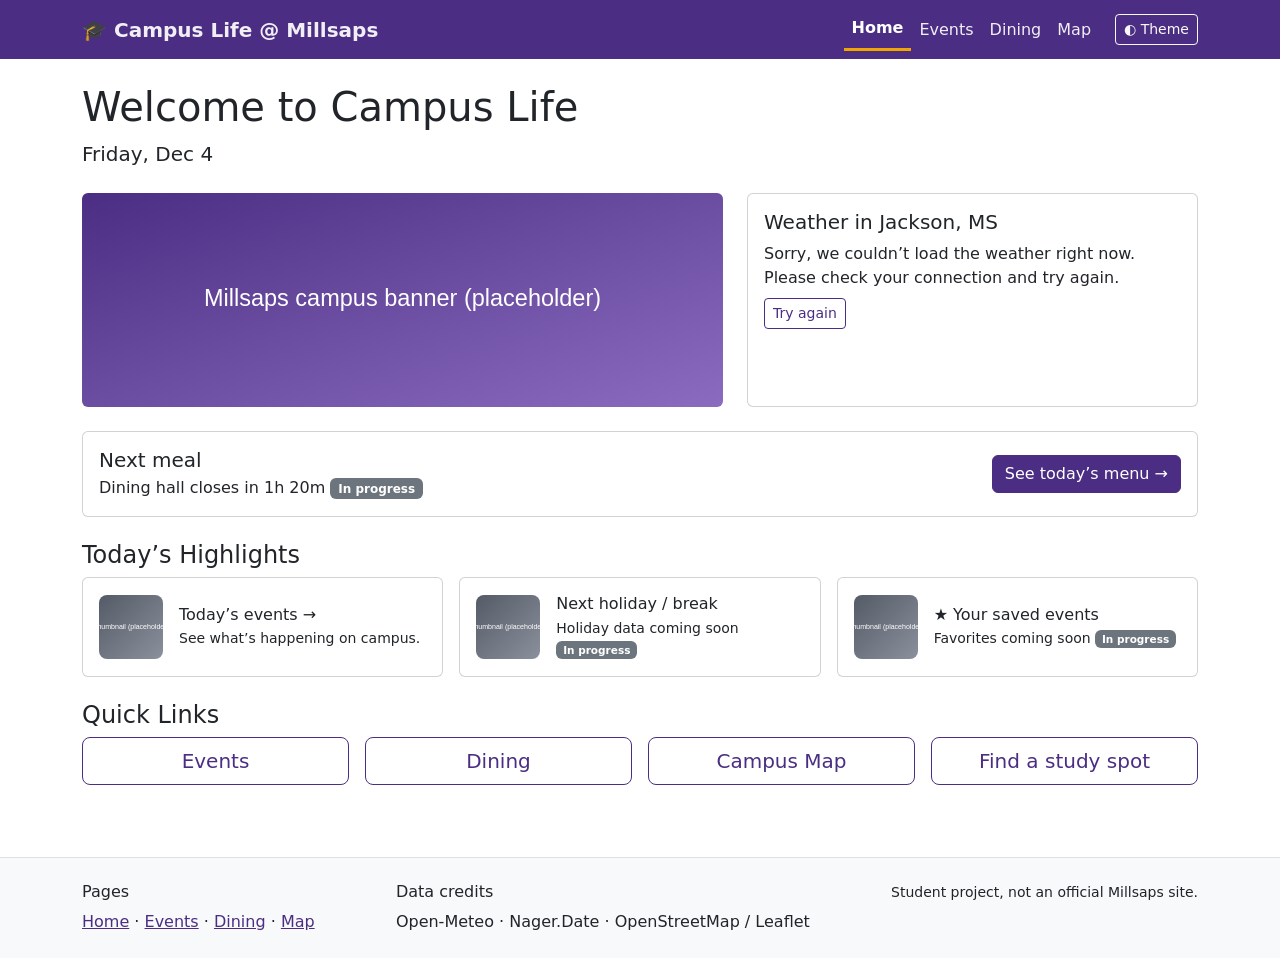
<file: index.html>
<!DOCTYPE html>
<html lang="en">
<head>
  <meta charset="UTF-8">
  <meta name="viewport" content="width=device-width, initial-scale=1">
  <title>Home | Campus Life @ Millsaps</title>
  <meta name="description" content="Campus Life Super App for Millsaps College: weather, events, dining and a campus map.">

  <!-- Inline emoji favicon (avoids a 404 for /favicon.ico on GitHub Pages) -->
  <link rel="icon" href="data:image/svg+xml,%3Csvg xmlns='http://www.w3.org/2000/svg' viewBox='0 0 100 100'%3E%3Ctext y='.9em' font-size='90'%3E%F0%9F%8E%93%3C/text%3E%3C/svg%3E">

  <!-- Bootstrap 5 CSS via CDN. Must load BEFORE our own stylesheet so our rules can override it. -->
  <link rel="stylesheet" href="https://cdn.jsdelivr.net/npm/bootstrap@5.3.3/dist/css/bootstrap.min.css"
        integrity="sha384-QWTKZyjpPEjISv5WaRU9OFeRpok6YctnYmDr5pNlyT2bRjXh0JMhjY6hW+ALEwIH" crossorigin="anonymous">
  <!-- Custom styles (relative path so it works on GitHub Pages) -->
  <link rel="stylesheet" href="css/style.css">
</head>
<body>
  <!-- Skip link: lets keyboard users jump past the nav -->
  <a class="visually-hidden-focusable skip-link" href="#main-content">Skip to main content</a>

  <!-- ===== HEADER + NAV (identical on every page; the current page gets "active") ===== -->
  <header class="site-header">
    <nav class="navbar navbar-expand-md" aria-label="Main navigation">
      <div class="container">
        <a class="navbar-brand" href="index.html">&#127891; Campus Life @ Millsaps</a>
        <!-- Hamburger button: collapses the nav below 768px (Bootstrap collapse) -->
        <button class="navbar-toggler" type="button" data-bs-toggle="collapse"
                data-bs-target="#navMenu" aria-controls="navMenu" aria-expanded="false"
                aria-label="Toggle navigation menu">
          <span class="navbar-toggler-icon"></span>
        </button>
        <div class="collapse navbar-collapse" id="navMenu">
          <ul class="navbar-nav ms-auto mb-2 mb-md-0 align-items-md-center">
            <li class="nav-item">
              <a class="nav-link active" href="index.html" aria-current="page">Home</a>
            </li>
            <li class="nav-item">
              <a class="nav-link" href="events.html">Events</a>
            </li>
            <li class="nav-item">
              <a class="nav-link" href="dining.html">Dining</a>
            </li>
            <li class="nav-item">
              <a class="nav-link" href="map.html">Map</a>
            </li>
            <li class="nav-item ms-md-3">
              <!-- Dark/light theme toggle; behavior added in js/script.js -->
              <button id="themeToggle" type="button" class="btn btn-outline-light btn-sm" aria-pressed="false">
                &#9680; Theme
              </button>
            </li>
          </ul>
        </div>
      </div>
    </nav>
  </header>

  <!-- ===== MAIN CONTENT ===== -->
  <main id="main-content" class="container py-4">
    <!-- Greeting + date (date filled in by JS in a later checkpoint) -->
    <section class="mb-4" aria-labelledby="greeting">
      <h1 id="greeting">Welcome to Campus Life</h1>
      <p class="lead mb-0" id="todayDate">Today at Millsaps College</p>
    </section>

    <!-- Banner + weather side by side on desktop (see wireframe sheet 2) -->
    <div class="row g-4 mb-4">
      <div class="col-lg-7">
        <img src="images/campus-banner.svg" class="img-fluid rounded banner-img"
             alt="Placeholder banner for a photo of the Millsaps College campus" width="1200" height="400">
      </div>
      <div class="col-lg-5">
        <!-- Weather widget: JS (Open-Meteo API) replaces this loading message -->
        <section class="card h-100" aria-labelledby="weather-heading">
          <div class="card-body">
            <h2 id="weather-heading" class="h5">Weather in Jackson, MS</h2>
            <div id="weather" aria-live="polite">
              <p class="text-muted mb-0">Loading weather&hellip;</p>
            </div>
          </div>
        </section>
      </div>
    </div>

    <!-- Next-meal countdown (placeholder text; live countdown is In progress) -->
    <section class="card mb-4 countdown-card" aria-labelledby="meal-heading">
      <div class="card-body d-flex flex-wrap align-items-center justify-content-between gap-3">
        <div>
          <h2 id="meal-heading" class="h5 mb-1">Next meal</h2>
          <p class="mb-0" id="mealCountdown">Dining hall closes in 1h 20m <span class="badge text-bg-secondary">In progress</span></p>
        </div>
        <a class="btn btn-primary" href="dining.html">See today&rsquo;s menu &rarr;</a>
      </div>
    </section>

    <!-- Today's highlights: three cards, each links to events.html -->
    <section class="mb-4" aria-labelledby="highlights-heading">
      <h2 id="highlights-heading" class="h4">Today&rsquo;s Highlights</h2>
      <div class="row g-3">
        <div class="col-md-6 col-lg-4">
          <a class="card highlight-card h-100 text-decoration-none" href="events.html">
            <div class="card-body d-flex gap-3 align-items-center">
              <img src="images/thumb.svg" class="highlight-thumb" alt="" width="64" height="64">
              <div><h3 class="h6 mb-1">Today&rsquo;s events &rarr;</h3><p class="mb-0 small">See what&rsquo;s happening on campus.</p></div>
            </div>
          </a>
        </div>
        <div class="col-md-6 col-lg-4">
          <a class="card highlight-card h-100 text-decoration-none" href="events.html">
            <div class="card-body d-flex gap-3 align-items-center">
              <img src="images/thumb.svg" class="highlight-thumb" alt="" width="64" height="64">
              <div><h3 class="h6 mb-1">Next holiday / break</h3><p class="mb-0 small">Holiday data coming soon <span class="badge text-bg-secondary">In progress</span></p></div>
            </div>
          </a>
        </div>
        <div class="col-md-6 col-lg-4">
          <a class="card highlight-card h-100 text-decoration-none" href="events.html">
            <div class="card-body d-flex gap-3 align-items-center">
              <img src="images/thumb.svg" class="highlight-thumb" alt="" width="64" height="64">
              <div><h3 class="h6 mb-1">&#9733; Your saved events</h3><p class="mb-0 small">Favorites coming soon <span class="badge text-bg-secondary">In progress</span></p></div>
            </div>
          </a>
        </div>
      </div>
    </section>

    <!-- Quick links: large buttons (2x2 grid on phones) -->
    <section aria-labelledby="quick-heading">
      <h2 id="quick-heading" class="h4">Quick Links</h2>
      <div class="quick-links">
        <a class="btn btn-lg btn-outline-primary" href="events.html">Events</a>
        <a class="btn btn-lg btn-outline-primary" href="dining.html">Dining</a>
        <a class="btn btn-lg btn-outline-primary" href="map.html">Campus Map</a>
        <a class="btn btn-lg btn-outline-primary" href="map.html">Find a study spot</a>
      </div>
    </section>
  </main>

  <!-- ===== FOOTER (identical on every page) ===== -->
  <footer class="site-footer mt-5 py-4">
    <div class="container footer-grid">
      <div>
        <h2 class="h6">Pages</h2>
        <p class="mb-0"><a href="index.html">Home</a> &middot; <a href="events.html">Events</a> &middot;
          <a href="dining.html">Dining</a> &middot; <a href="map.html">Map</a></p>
      </div>
      <div>
        <h2 class="h6">Data credits</h2>
        <p class="mb-0">Open-Meteo &middot; Nager.Date &middot; OpenStreetMap / Leaflet</p>
      </div>
      <div>
        <p class="mb-0 small">Student project, not an official Millsaps site.</p>
      </div>
    </div>
  </footer>

  <!-- Bootstrap JS bundle (needed for the mobile hamburger menu) -->
  <script src="https://cdn.jsdelivr.net/npm/bootstrap@5.3.3/dist/js/bootstrap.bundle.min.js"
          integrity="sha384-YvpcrYf0tY3lHB60NNkmXc5s9fDVZLESaAA55NDzOxhy9GkcIdslK1eN7N6jIeHz" crossorigin="anonymous"></script>
  <!-- Our own script, linked on every page -->
  <script src="js/script.js"></script>
</body>
</html>
</file>
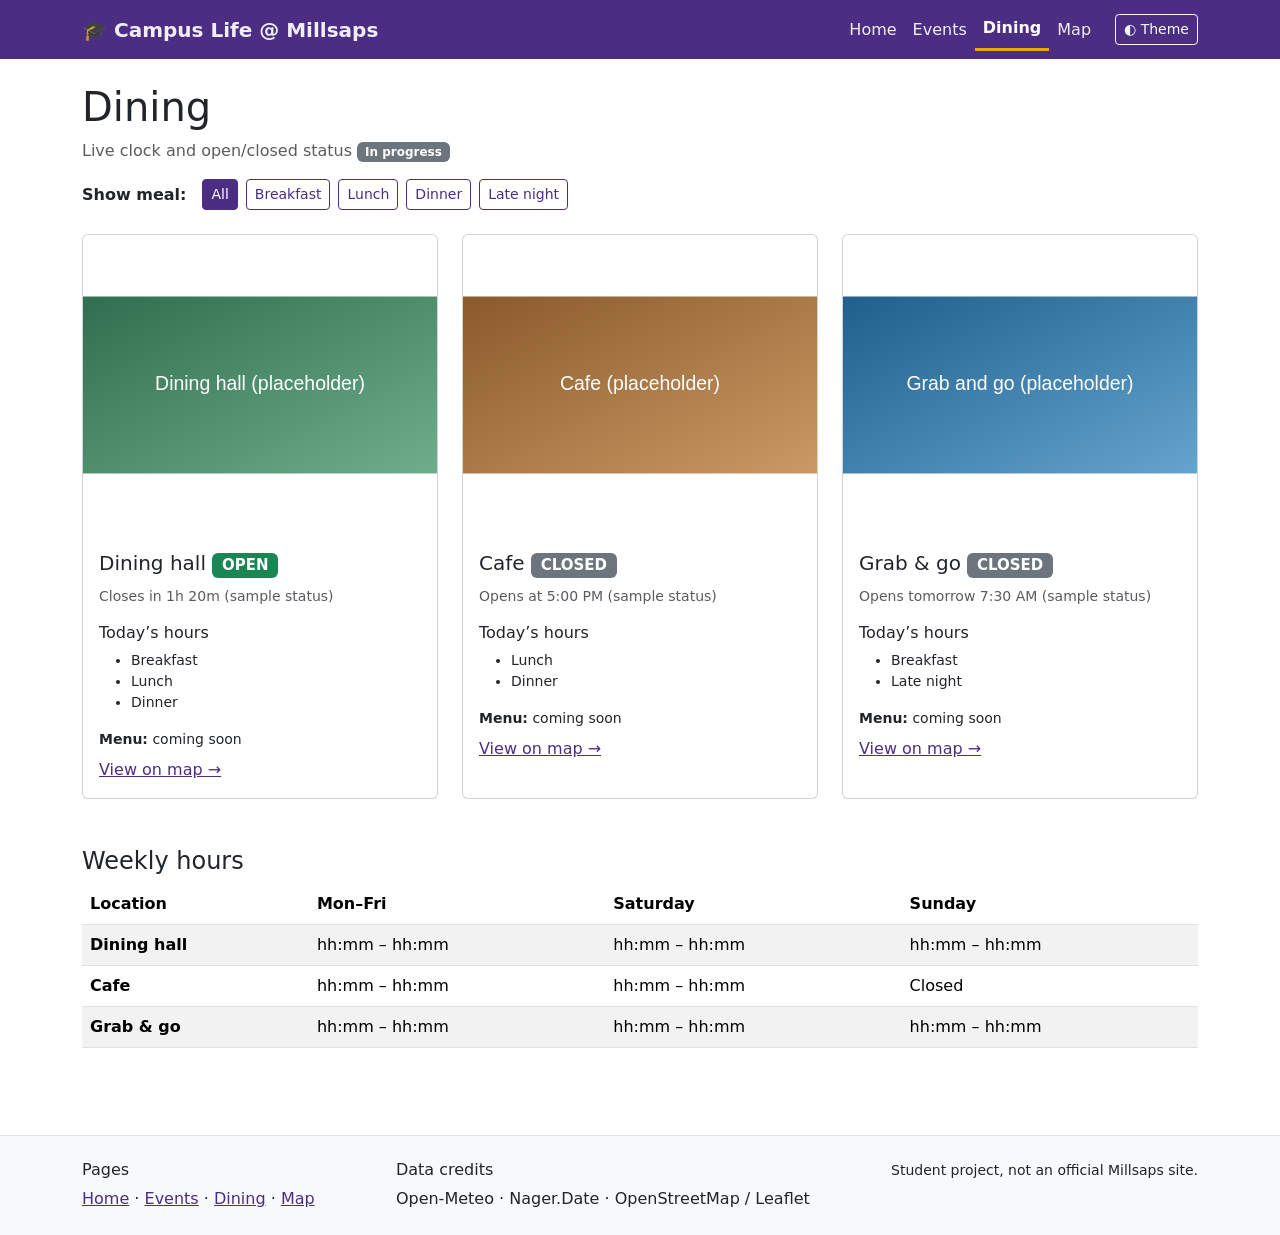
<file: dining.html>
<!DOCTYPE html>
<html lang="en">
<head>
  <meta charset="UTF-8">
  <meta name="viewport" content="width=device-width, initial-scale=1">
  <title>Dining | Campus Life @ Millsaps</title>
  <meta name="description" content="Campus Life Super App for Millsaps College: weather, events, dining and a campus map.">

  <!-- Inline emoji favicon (avoids a 404 for /favicon.ico on GitHub Pages) -->
  <link rel="icon" href="data:image/svg+xml,%3Csvg xmlns='http://www.w3.org/2000/svg' viewBox='0 0 100 100'%3E%3Ctext y='.9em' font-size='90'%3E%F0%9F%8E%93%3C/text%3E%3C/svg%3E">

  <!-- Bootstrap 5 CSS via CDN. Must load BEFORE our own stylesheet so our rules can override it. -->
  <link rel="stylesheet" href="https://cdn.jsdelivr.net/npm/bootstrap@5.3.3/dist/css/bootstrap.min.css"
        integrity="sha384-QWTKZyjpPEjISv5WaRU9OFeRpok6YctnYmDr5pNlyT2bRjXh0JMhjY6hW+ALEwIH" crossorigin="anonymous">
  <!-- Custom styles (relative path so it works on GitHub Pages) -->
  <link rel="stylesheet" href="css/style.css">
</head>
<body>
  <!-- Skip link: lets keyboard users jump past the nav -->
  <a class="visually-hidden-focusable skip-link" href="#main-content">Skip to main content</a>

  <!-- ===== HEADER + NAV (identical on every page; the current page gets "active") ===== -->
  <header class="site-header">
    <nav class="navbar navbar-expand-md" aria-label="Main navigation">
      <div class="container">
        <a class="navbar-brand" href="index.html">&#127891; Campus Life @ Millsaps</a>
        <!-- Hamburger button: collapses the nav below 768px (Bootstrap collapse) -->
        <button class="navbar-toggler" type="button" data-bs-toggle="collapse"
                data-bs-target="#navMenu" aria-controls="navMenu" aria-expanded="false"
                aria-label="Toggle navigation menu">
          <span class="navbar-toggler-icon"></span>
        </button>
        <div class="collapse navbar-collapse" id="navMenu">
          <ul class="navbar-nav ms-auto mb-2 mb-md-0 align-items-md-center">
            <li class="nav-item">
              <a class="nav-link" href="index.html">Home</a>
            </li>
            <li class="nav-item">
              <a class="nav-link" href="events.html">Events</a>
            </li>
            <li class="nav-item">
              <a class="nav-link active" href="dining.html" aria-current="page">Dining</a>
            </li>
            <li class="nav-item">
              <a class="nav-link" href="map.html">Map</a>
            </li>
            <li class="nav-item ms-md-3">
              <!-- Dark/light theme toggle; behavior added in js/script.js -->
              <button id="themeToggle" type="button" class="btn btn-outline-light btn-sm" aria-pressed="false">
                &#9680; Theme
              </button>
            </li>
          </ul>
        </div>
      </div>
    </nav>
  </header>

  <!-- ===== MAIN CONTENT ===== -->
  <main id="main-content" class="container py-4">
    <h1>Dining</h1>
    <p id="diningClock" class="text-muted">Live clock and open/closed status <span class="badge text-bg-secondary">In progress</span></p>

    <!-- Meal-type filter chips -->
    <div class="chip-row mb-4" role="group" aria-label="Show meal" id="mealChips">
      <span class="me-2 fw-semibold">Show meal:</span>
      <button type="button" class="btn btn-sm btn-outline-primary chip active" data-meal="all" aria-pressed="true">All</button>
      <button type="button" class="btn btn-sm btn-outline-primary chip" data-meal="breakfast" aria-pressed="false">Breakfast</button>
      <button type="button" class="btn btn-sm btn-outline-primary chip" data-meal="lunch" aria-pressed="false">Lunch</button>
      <button type="button" class="btn btn-sm btn-outline-primary chip" data-meal="dinner" aria-pressed="false">Dinner</button>
      <button type="button" class="btn btn-sm btn-outline-primary chip" data-meal="late-night" aria-pressed="false">Late night</button>
    </div>

    <!-- One card per dining location (placeholder hours until dining data is added) -->
    <section class="row g-4 mb-5" aria-label="Dining locations">
      <article class="col-md-6 col-lg-4 dining-card" data-meals="breakfast lunch dinner">
        <div class="card h-100">
          <img src="images/dining-hall.svg" class="card-img-top" alt="Placeholder image of the dining hall" width="600" height="300">
          <div class="card-body">
            <h2 class="h5">Dining hall <span class="badge text-bg-success">OPEN</span></h2>
            <p class="small text-muted">Closes in 1h 20m (sample status)</p>
            <h3 class="h6">Today&rsquo;s hours</h3>
            <ul class="small"><li>Breakfast</li><li>Lunch</li><li>Dinner</li></ul>
            <p class="small mb-2"><strong>Menu:</strong> coming soon</p>
            <a href="map.html">View on map &rarr;</a>
          </div>
        </div>
      </article>
      <article class="col-md-6 col-lg-4 dining-card" data-meals="lunch dinner">
        <div class="card h-100">
          <img src="images/cafe.svg" class="card-img-top" alt="Placeholder image of the cafe" width="600" height="300">
          <div class="card-body">
            <h2 class="h5">Cafe <span class="badge text-bg-secondary">CLOSED</span></h2>
            <p class="small text-muted">Opens at 5:00 PM (sample status)</p>
            <h3 class="h6">Today&rsquo;s hours</h3>
            <ul class="small"><li>Lunch</li><li>Dinner</li></ul>
            <p class="small mb-2"><strong>Menu:</strong> coming soon</p>
            <a href="map.html">View on map &rarr;</a>
          </div>
        </div>
      </article>
      <article class="col-md-6 col-lg-4 dining-card" data-meals="breakfast late-night">
        <div class="card h-100">
          <img src="images/grab-and-go.svg" class="card-img-top" alt="Placeholder image of the grab and go counter" width="600" height="300">
          <div class="card-body">
            <h2 class="h5">Grab &amp; go <span class="badge text-bg-secondary">CLOSED</span></h2>
            <p class="small text-muted">Opens tomorrow 7:30 AM (sample status)</p>
            <h3 class="h6">Today&rsquo;s hours</h3>
            <ul class="small"><li>Breakfast</li><li>Late night</li></ul>
            <p class="small mb-2"><strong>Menu:</strong> coming soon</p>
            <a href="map.html">View on map &rarr;</a>
          </div>
        </div>
      </article>
    </section>

    <!-- Weekly hours: a real table with header cells for accessibility -->
    <section aria-labelledby="hours-heading">
      <h2 id="hours-heading" class="h4">Weekly hours</h2>
      <div class="table-responsive">
        <table class="table table-striped align-middle">
          <caption class="visually-hidden">Weekly hours by dining location (placeholder times)</caption>
          <thead>
            <tr><th scope="col">Location</th><th scope="col">Mon&ndash;Fri</th><th scope="col">Saturday</th><th scope="col">Sunday</th></tr>
          </thead>
          <tbody>
            <tr><th scope="row">Dining hall</th><td>hh:mm &ndash; hh:mm</td><td>hh:mm &ndash; hh:mm</td><td>hh:mm &ndash; hh:mm</td></tr>
            <tr><th scope="row">Cafe</th><td>hh:mm &ndash; hh:mm</td><td>hh:mm &ndash; hh:mm</td><td>Closed</td></tr>
            <tr><th scope="row">Grab &amp; go</th><td>hh:mm &ndash; hh:mm</td><td>hh:mm &ndash; hh:mm</td><td>hh:mm &ndash; hh:mm</td></tr>
          </tbody>
        </table>
      </div>
    </section>
  </main>

  <!-- ===== FOOTER (identical on every page) ===== -->
  <footer class="site-footer mt-5 py-4">
    <div class="container footer-grid">
      <div>
        <h2 class="h6">Pages</h2>
        <p class="mb-0"><a href="index.html">Home</a> &middot; <a href="events.html">Events</a> &middot;
          <a href="dining.html">Dining</a> &middot; <a href="map.html">Map</a></p>
      </div>
      <div>
        <h2 class="h6">Data credits</h2>
        <p class="mb-0">Open-Meteo &middot; Nager.Date &middot; OpenStreetMap / Leaflet</p>
      </div>
      <div>
        <p class="mb-0 small">Student project, not an official Millsaps site.</p>
      </div>
    </div>
  </footer>

  <!-- Bootstrap JS bundle (needed for the mobile hamburger menu) -->
  <script src="https://cdn.jsdelivr.net/npm/bootstrap@5.3.3/dist/js/bootstrap.bundle.min.js"
          integrity="sha384-YvpcrYf0tY3lHB60NNkmXc5s9fDVZLESaAA55NDzOxhy9GkcIdslK1eN7N6jIeHz" crossorigin="anonymous"></script>
  <!-- Our own script, linked on every page -->
  <script src="js/script.js"></script>
</body>
</html>
</file>
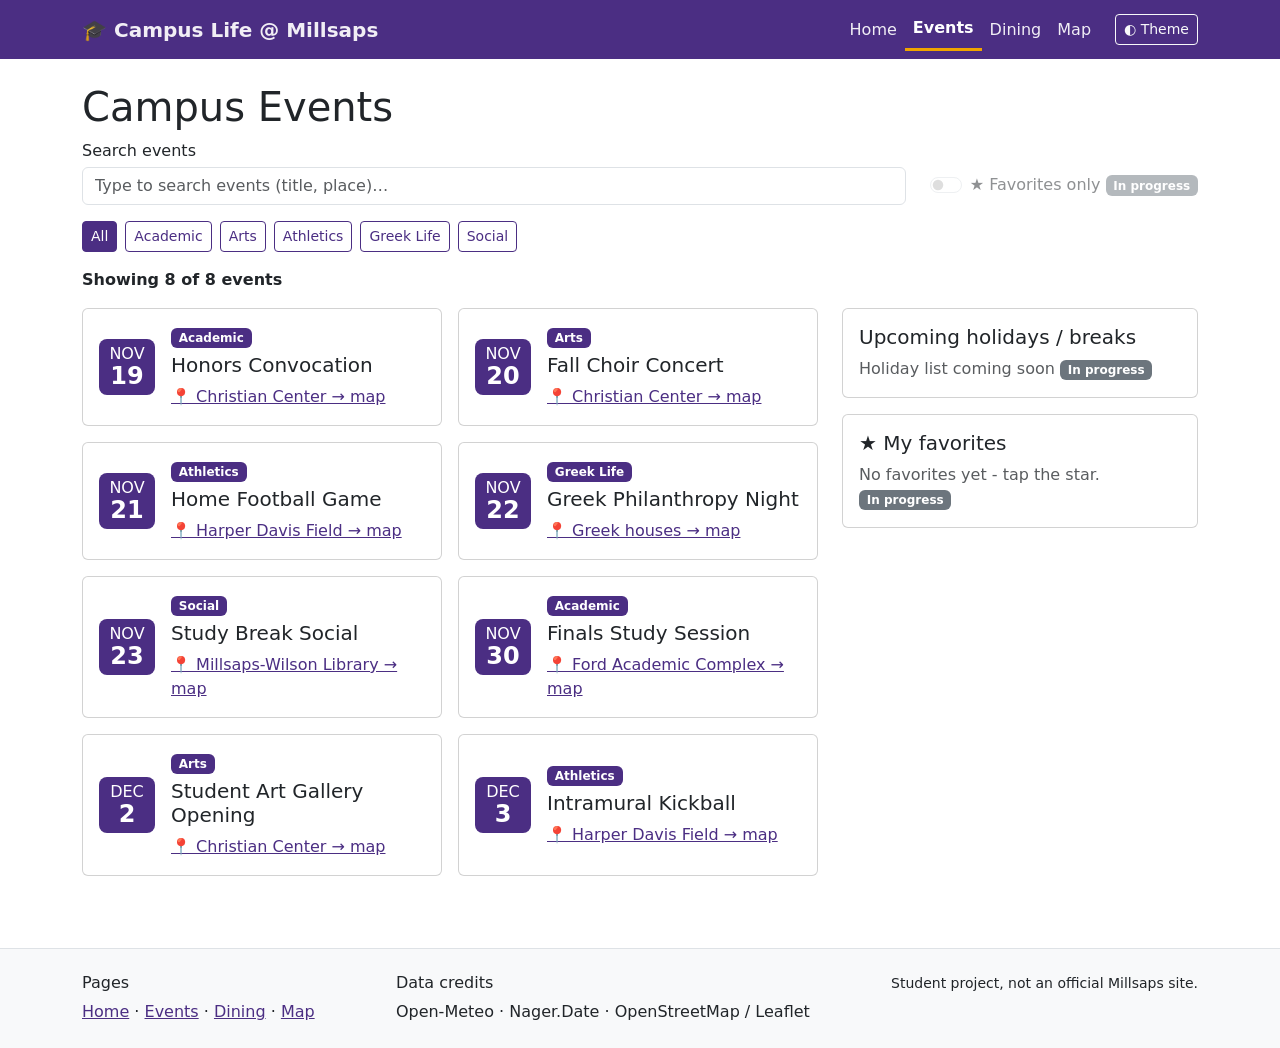
<file: events.html>
<!DOCTYPE html>
<html lang="en">
<head>
  <meta charset="UTF-8">
  <meta name="viewport" content="width=device-width, initial-scale=1">
  <title>Events | Campus Life @ Millsaps</title>
  <meta name="description" content="Campus Life Super App for Millsaps College: weather, events, dining and a campus map.">

  <!-- Inline emoji favicon (avoids a 404 for /favicon.ico on GitHub Pages) -->
  <link rel="icon" href="data:image/svg+xml,%3Csvg xmlns='http://www.w3.org/2000/svg' viewBox='0 0 100 100'%3E%3Ctext y='.9em' font-size='90'%3E%F0%9F%8E%93%3C/text%3E%3C/svg%3E">

  <!-- Bootstrap 5 CSS via CDN. Must load BEFORE our own stylesheet so our rules can override it. -->
  <link rel="stylesheet" href="https://cdn.jsdelivr.net/npm/bootstrap@5.3.3/dist/css/bootstrap.min.css"
        integrity="sha384-QWTKZyjpPEjISv5WaRU9OFeRpok6YctnYmDr5pNlyT2bRjXh0JMhjY6hW+ALEwIH" crossorigin="anonymous">
  <!-- Custom styles (relative path so it works on GitHub Pages) -->
  <link rel="stylesheet" href="css/style.css">
</head>
<body>
  <!-- Skip link: lets keyboard users jump past the nav -->
  <a class="visually-hidden-focusable skip-link" href="#main-content">Skip to main content</a>

  <!-- ===== HEADER + NAV (identical on every page; the current page gets "active") ===== -->
  <header class="site-header">
    <nav class="navbar navbar-expand-md" aria-label="Main navigation">
      <div class="container">
        <a class="navbar-brand" href="index.html">&#127891; Campus Life @ Millsaps</a>
        <!-- Hamburger button: collapses the nav below 768px (Bootstrap collapse) -->
        <button class="navbar-toggler" type="button" data-bs-toggle="collapse"
                data-bs-target="#navMenu" aria-controls="navMenu" aria-expanded="false"
                aria-label="Toggle navigation menu">
          <span class="navbar-toggler-icon"></span>
        </button>
        <div class="collapse navbar-collapse" id="navMenu">
          <ul class="navbar-nav ms-auto mb-2 mb-md-0 align-items-md-center">
            <li class="nav-item">
              <a class="nav-link" href="index.html">Home</a>
            </li>
            <li class="nav-item">
              <a class="nav-link active" href="events.html" aria-current="page">Events</a>
            </li>
            <li class="nav-item">
              <a class="nav-link" href="dining.html">Dining</a>
            </li>
            <li class="nav-item">
              <a class="nav-link" href="map.html">Map</a>
            </li>
            <li class="nav-item ms-md-3">
              <!-- Dark/light theme toggle; behavior added in js/script.js -->
              <button id="themeToggle" type="button" class="btn btn-outline-light btn-sm" aria-pressed="false">
                &#9680; Theme
              </button>
            </li>
          </ul>
        </div>
      </div>
    </nav>
  </header>

  <!-- ===== MAIN CONTENT ===== -->
  <main id="main-content" class="container py-4">
    <h1>Campus Events</h1>

    <!-- Search + filters (wired up with JavaScript in a later checkpoint) -->
    <section class="filter-panel mb-3" aria-label="Search and filter events">
      <div class="filter-row">
        <div class="flex-grow-1">
          <label for="eventSearch" class="form-label mb-1">Search events</label>
          <input type="search" id="eventSearch" class="form-control" placeholder="Type to search events (title, place)&hellip;">
        </div>
        <div class="form-check form-switch favorites-toggle">
          <input class="form-check-input" type="checkbox" role="switch" id="favoritesOnly" disabled>
          <label class="form-check-label" for="favoritesOnly">&#9733; Favorites only <span class="badge text-bg-secondary">In progress</span></label>
        </div>
      </div>
      <div class="chip-row mt-3" role="group" aria-label="Filter by category" id="categoryChips">
        <button type="button" class="btn btn-sm btn-outline-primary chip active" data-category="All" aria-pressed="true">All</button>
        <button type="button" class="btn btn-sm btn-outline-primary chip" data-category="Academic" aria-pressed="false">Academic</button>
        <button type="button" class="btn btn-sm btn-outline-primary chip" data-category="Arts" aria-pressed="false">Arts</button>
        <button type="button" class="btn btn-sm btn-outline-primary chip" data-category="Athletics" aria-pressed="false">Athletics</button>
        <button type="button" class="btn btn-sm btn-outline-primary chip" data-category="Greek Life" aria-pressed="false">Greek Life</button>
        <button type="button" class="btn btn-sm btn-outline-primary chip" data-category="Social" aria-pressed="false">Social</button>
      </div>
    </section>

    <!-- Result count (announced to screen readers when it changes) -->
    <p id="eventCount" class="fw-semibold" aria-live="polite">Showing 3 of 3 events</p>

    <div class="row g-4">
      <!-- Event cards. Placeholder cards for now; JS will render these from a data array. -->
      <section class="col-lg-8" aria-label="Event list">
        <div id="eventList" class="event-grid">
          <article class="card event-card">
            <div class="card-body">
              <div class="date-badge" aria-hidden="true"><span>NOV</span><strong>12</strong></div>
              <div>
                <span class="badge text-bg-primary">Academic</span>
                <h2 class="h5 mt-1">Event title</h2>
                <a href="map.html">&#128205; Location &rarr; map</a>
              </div>
            </div>
          </article>
          <article class="card event-card">
            <div class="card-body">
              <div class="date-badge" aria-hidden="true"><span>NOV</span><strong>14</strong></div>
              <div>
                <span class="badge text-bg-primary">Arts</span>
                <h2 class="h5 mt-1">Event title</h2>
                <a href="map.html">&#128205; Location &rarr; map</a>
              </div>
            </div>
          </article>
          <article class="card event-card">
            <div class="card-body">
              <div class="date-badge" aria-hidden="true"><span>NOV</span><strong>15</strong></div>
              <div>
                <span class="badge text-bg-primary">Athletics</span>
                <h2 class="h5 mt-1">Event title</h2>
                <a href="map.html">&#128205; Location &rarr; map</a>
              </div>
            </div>
          </article>
        </div>
      </section>

      <!-- Sidebar: holidays + favorites (both In progress) -->
      <aside class="col-lg-4" aria-label="Holidays and favorites">
        <section class="card mb-3">
          <div class="card-body">
            <h2 class="h5">Upcoming holidays / breaks</h2>
            <!-- TODO: fill from the Nager.Date API (see js/script.js placeholder) -->
            <p class="mb-0 text-muted">Holiday list coming soon <span class="badge text-bg-secondary">In progress</span></p>
          </div>
        </section>
        <section class="card">
          <div class="card-body">
            <h2 class="h5">&#9733; My favorites</h2>
            <p class="mb-0 text-muted">No favorites yet - tap the star. <span class="badge text-bg-secondary">In progress</span></p>
          </div>
        </section>
      </aside>
    </div>
  </main>

  <!-- ===== FOOTER (identical on every page) ===== -->
  <footer class="site-footer mt-5 py-4">
    <div class="container footer-grid">
      <div>
        <h2 class="h6">Pages</h2>
        <p class="mb-0"><a href="index.html">Home</a> &middot; <a href="events.html">Events</a> &middot;
          <a href="dining.html">Dining</a> &middot; <a href="map.html">Map</a></p>
      </div>
      <div>
        <h2 class="h6">Data credits</h2>
        <p class="mb-0">Open-Meteo &middot; Nager.Date &middot; OpenStreetMap / Leaflet</p>
      </div>
      <div>
        <p class="mb-0 small">Student project, not an official Millsaps site.</p>
      </div>
    </div>
  </footer>

  <!-- Bootstrap JS bundle (needed for the mobile hamburger menu) -->
  <script src="https://cdn.jsdelivr.net/npm/bootstrap@5.3.3/dist/js/bootstrap.bundle.min.js"
          integrity="sha384-YvpcrYf0tY3lHB60NNkmXc5s9fDVZLESaAA55NDzOxhy9GkcIdslK1eN7N6jIeHz" crossorigin="anonymous"></script>
  <!-- Our own script, linked on every page -->
  <script src="js/script.js"></script>
</body>
</html>
</file>
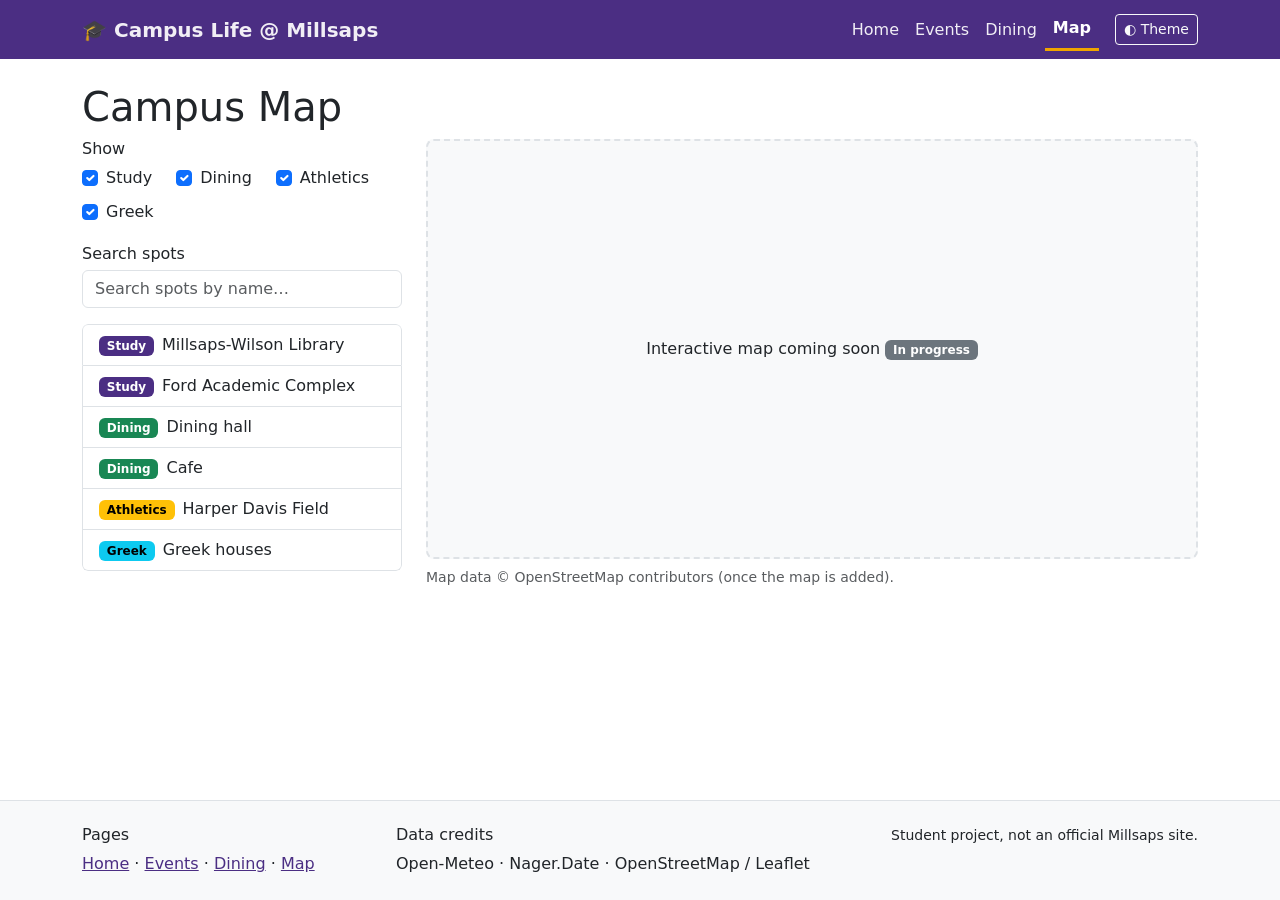
<file: map.html>
<!DOCTYPE html>
<html lang="en">
<head>
  <meta charset="UTF-8">
  <meta name="viewport" content="width=device-width, initial-scale=1">
  <title>Map | Campus Life @ Millsaps</title>
  <meta name="description" content="Campus Life Super App for Millsaps College: weather, events, dining and a campus map.">

  <!-- Inline emoji favicon (avoids a 404 for /favicon.ico on GitHub Pages) -->
  <link rel="icon" href="data:image/svg+xml,%3Csvg xmlns='http://www.w3.org/2000/svg' viewBox='0 0 100 100'%3E%3Ctext y='.9em' font-size='90'%3E%F0%9F%8E%93%3C/text%3E%3C/svg%3E">

  <!-- Bootstrap 5 CSS via CDN. Must load BEFORE our own stylesheet so our rules can override it. -->
  <link rel="stylesheet" href="https://cdn.jsdelivr.net/npm/bootstrap@5.3.3/dist/css/bootstrap.min.css"
        integrity="sha384-QWTKZyjpPEjISv5WaRU9OFeRpok6YctnYmDr5pNlyT2bRjXh0JMhjY6hW+ALEwIH" crossorigin="anonymous">
  <!-- Custom styles (relative path so it works on GitHub Pages) -->
  <link rel="stylesheet" href="css/style.css">
</head>
<body>
  <!-- Skip link: lets keyboard users jump past the nav -->
  <a class="visually-hidden-focusable skip-link" href="#main-content">Skip to main content</a>

  <!-- ===== HEADER + NAV (identical on every page; the current page gets "active") ===== -->
  <header class="site-header">
    <nav class="navbar navbar-expand-md" aria-label="Main navigation">
      <div class="container">
        <a class="navbar-brand" href="index.html">&#127891; Campus Life @ Millsaps</a>
        <!-- Hamburger button: collapses the nav below 768px (Bootstrap collapse) -->
        <button class="navbar-toggler" type="button" data-bs-toggle="collapse"
                data-bs-target="#navMenu" aria-controls="navMenu" aria-expanded="false"
                aria-label="Toggle navigation menu">
          <span class="navbar-toggler-icon"></span>
        </button>
        <div class="collapse navbar-collapse" id="navMenu">
          <ul class="navbar-nav ms-auto mb-2 mb-md-0 align-items-md-center">
            <li class="nav-item">
              <a class="nav-link" href="index.html">Home</a>
            </li>
            <li class="nav-item">
              <a class="nav-link" href="events.html">Events</a>
            </li>
            <li class="nav-item">
              <a class="nav-link" href="dining.html">Dining</a>
            </li>
            <li class="nav-item">
              <a class="nav-link active" href="map.html" aria-current="page">Map</a>
            </li>
            <li class="nav-item ms-md-3">
              <!-- Dark/light theme toggle; behavior added in js/script.js -->
              <button id="themeToggle" type="button" class="btn btn-outline-light btn-sm" aria-pressed="false">
                &#9680; Theme
              </button>
            </li>
          </ul>
        </div>
      </div>
    </nav>
  </header>

  <!-- ===== MAIN CONTENT ===== -->
  <main id="main-content" class="container py-4">
    <h1>Campus Map</h1>

    <div class="map-layout">
      <!-- Left column: category toggles, search, spot list -->
      <section class="map-sidebar" aria-label="Campus spots">
        <fieldset class="mb-3">
          <legend class="h6">Show</legend>
          <div class="chip-row">
            <div class="form-check form-check-inline"><input class="form-check-input" type="checkbox" id="catStudy" checked><label class="form-check-label" for="catStudy">Study</label></div>
            <div class="form-check form-check-inline"><input class="form-check-input" type="checkbox" id="catDining" checked><label class="form-check-label" for="catDining">Dining</label></div>
            <div class="form-check form-check-inline"><input class="form-check-input" type="checkbox" id="catAthletics" checked><label class="form-check-label" for="catAthletics">Athletics</label></div>
            <div class="form-check form-check-inline"><input class="form-check-input" type="checkbox" id="catGreek" checked><label class="form-check-label" for="catGreek">Greek</label></div>
          </div>
        </fieldset>
        <label for="spotSearch" class="form-label mb-1">Search spots</label>
        <input type="search" id="spotSearch" class="form-control mb-3" placeholder="Search spots by name&hellip;">
        <!-- Placeholder spot list; filtering is In progress -->
        <ul class="list-group spot-list" id="spotList">
          <li class="list-group-item"><span class="badge text-bg-primary me-2">Study</span>Library</li>
          <li class="list-group-item"><span class="badge text-bg-success me-2">Dining</span>Dining hall</li>
          <li class="list-group-item"><span class="badge text-bg-warning me-2">Athletics</span>Harper Davis Field</li>
        </ul>
      </section>

      <!-- Map area: Leaflet + OpenStreetMap goes here (In progress) -->
      <section class="map-panel" aria-label="Interactive campus map">
        <!-- TODO: initialize Leaflet here, centered on Millsaps (32.3205, -90.1780) -->
        <div id="map" class="map-placeholder" role="img" aria-label="Placeholder for the interactive campus map">
          <p class="mb-0">Interactive map coming soon <span class="badge text-bg-secondary">In progress</span></p>
        </div>
        <p class="small text-muted mt-2 mb-0">Map data &copy; OpenStreetMap contributors (once the map is added).</p>
      </section>
    </div>
  </main>

  <!-- ===== FOOTER (identical on every page) ===== -->
  <footer class="site-footer mt-5 py-4">
    <div class="container footer-grid">
      <div>
        <h2 class="h6">Pages</h2>
        <p class="mb-0"><a href="index.html">Home</a> &middot; <a href="events.html">Events</a> &middot;
          <a href="dining.html">Dining</a> &middot; <a href="map.html">Map</a></p>
      </div>
      <div>
        <h2 class="h6">Data credits</h2>
        <p class="mb-0">Open-Meteo &middot; Nager.Date &middot; OpenStreetMap / Leaflet</p>
      </div>
      <div>
        <p class="mb-0 small">Student project, not an official Millsaps site.</p>
      </div>
    </div>
  </footer>

  <!-- Bootstrap JS bundle (needed for the mobile hamburger menu) -->
  <script src="https://cdn.jsdelivr.net/npm/bootstrap@5.3.3/dist/js/bootstrap.bundle.min.js"
          integrity="sha384-YvpcrYf0tY3lHB60NNkmXc5s9fDVZLESaAA55NDzOxhy9GkcIdslK1eN7N6jIeHz" crossorigin="anonymous"></script>
  <!-- Our own script, linked on every page -->
  <script src="js/script.js"></script>
</body>
</html>
</file>
<file: css/style.css>
/* ==========================================================================
   Campus Life Super App - custom styles
   Loaded AFTER Bootstrap 5, so these rules override Bootstrap defaults.
   Layout: Flexbox. Breakpoints: tablet (<= 991.98px) and mobile (<= 767.98px),
   matching Bootstrap's lg and md breakpoints.
   ========================================================================== */

/* ---------- 1. Theme colors (CSS variables) ----------
   Light theme is the default; Bootstrap's data-bs-theme="dark" attribute
   (set on <html> by js/script.js) swaps in the dark values below. */
:root {
  --brand: #4b2e83;        /* Millsaps-style purple */
  --brand-dark: #3a2266;
  --header-bg: #4b2e83;
  --link: #4b2e83;         /* purple on white: contrast about 10:1 */
  --card-hover-shadow: 0 .5rem 1rem rgba(0, 0, 0, .15);
}

[data-bs-theme="dark"] {
  --header-bg: #2b1a52;
  --link: #c4b0f0;         /* light purple on dark: contrast about 9:1 */
  --card-hover-shadow: 0 .5rem 1rem rgba(0, 0, 0, .6);
}

/* ---------- 2. Base / page frame ----------
   Flex column + min-height keeps the footer at the bottom of short pages. */
body {
  display: flex;
  flex-direction: column;
  min-height: 100vh;
}

main {
  flex: 1;                 /* main grows to fill the space between header and footer */
  width: 100%;
}

a {
  color: var(--link);
}

/* Visible focus state for every interactive element (accessibility) */
a:focus-visible,
button:focus-visible,
input:focus-visible,
.form-check-input:focus-visible {
  outline: 3px solid #f0a500;
  outline-offset: 2px;
}

/* Skip link sits at the top and appears only when focused */
.skip-link {
  position: absolute;
  top: .5rem;
  left: .5rem;
  z-index: 2000;
  padding: .5rem 1rem;
  background: #fff;
  color: #000;
  border-radius: .25rem;
}

/* ---------- 3. Bootstrap overrides: brand colors ---------- */
.btn-primary {
  --bs-btn-bg: var(--brand);
  --bs-btn-border-color: var(--brand);
  --bs-btn-hover-bg: var(--brand-dark);
  --bs-btn-hover-border-color: var(--brand-dark);
  --bs-btn-active-bg: var(--brand-dark);
  --bs-btn-active-border-color: var(--brand-dark);
}

.btn-outline-primary {
  --bs-btn-color: var(--link);
  --bs-btn-border-color: var(--link);
  --bs-btn-hover-bg: var(--link);
  --bs-btn-hover-border-color: var(--link);
  --bs-btn-active-bg: var(--link);
  --bs-btn-active-border-color: var(--link);
}

/* Light-purple fill in dark mode needs dark text to stay readable */
[data-bs-theme="dark"] .btn-primary,
[data-bs-theme="dark"] .btn-outline-primary {
  --bs-btn-hover-color: #1a1a1a;
  --bs-btn-active-color: #1a1a1a;
}

[data-bs-theme="dark"] .btn-primary {
  --bs-btn-color: #fff;
}

.text-bg-primary {
  background-color: var(--brand) !important;
}

/* ---------- 4. Header + navigation (Flexbox via Bootstrap navbar) ---------- */
.site-header {
  background: var(--header-bg);
}

.site-header .navbar-brand,
.site-header .nav-link {
  color: rgba(255, 255, 255, .92);
}

.site-header .navbar-brand {
  font-weight: 700;
}

.site-header .nav-link:hover,
.site-header .nav-link:focus-visible {
  color: #fff;
  text-decoration: underline;
}

/* Active-page highlight */
.site-header .nav-link.active {
  color: #fff;
  font-weight: 700;
  border-bottom: 3px solid #f0a500;
}

/* The hamburger icon is dark by default; invert it to show on the purple bar */
.site-header .navbar-toggler {
  border-color: rgba(255, 255, 255, .7);
}

.site-header .navbar-toggler-icon {
  filter: invert(1);
}

/* ---------- 5. Home page ---------- */
.banner-img {
  width: 100%;
  height: 100%;
  min-height: 200px;
  object-fit: cover;
}

/* Quick links: a flex row that wraps; buttons share the space evenly */
.quick-links {
  display: flex;
  flex-wrap: wrap;
  gap: 1rem;
}

.quick-links .btn {
  flex: 1 1 200px;
}

.highlight-card {
  transition: box-shadow .15s ease-in-out;
}

.highlight-card:hover,
.highlight-card:focus-visible {
  box-shadow: var(--card-hover-shadow);
}

.highlight-thumb {
  border-radius: .5rem;
  flex-shrink: 0;
}

/* ---------- 5b. Weather widget (rendered by JS) ---------- */
.weather-current {
  font-size: 1.25rem;
}

.weather-icon {
  font-size: 1.75rem;
  margin-right: .5rem;
}

/* 3-day forecast: equal-width flex tiles */
.forecast-row {
  display: flex;
  gap: .75rem;
}

.forecast-tile {
  flex: 1;
  display: flex;
  flex-direction: column;
  align-items: center;
  padding: .5rem;
  border: 1px solid var(--bs-border-color);
  border-radius: .5rem;
}

.forecast-tile .weather-icon {
  margin-right: 0;
}

/* ---------- 6. Events page ---------- */
/* Search box and favorites switch sit side by side */
.filter-row {
  display: flex;
  align-items: flex-end;
  gap: 1.5rem;
}

.favorites-toggle {
  padding-bottom: .4rem;
  white-space: nowrap;
}

/* Category chips (also used on the Dining page) */
.chip-row {
  display: flex;
  flex-wrap: wrap;
  align-items: center;
  gap: .5rem;
}

/* Event cards: flex-wrap grid, two per row on desktop */
.event-grid {
  display: flex;
  flex-wrap: wrap;
  gap: 1rem;
}

.event-card {
  flex: 1 1 calc(50% - .5rem);
  min-width: 260px;
}

.event-card .card-body {
  display: flex;
  align-items: center;
  gap: 1rem;
}

/* Calendar-style date badge */
.date-badge {
  display: flex;
  flex-direction: column;
  align-items: center;
  min-width: 3.5rem;
  padding: .4rem .5rem;
  background: var(--brand);
  color: #fff;
  border-radius: .5rem;
  line-height: 1.1;
}

.date-badge strong {
  font-size: 1.5rem;
}

/* ---------- 7. Map page ---------- */
/* Sidebar + map side by side */
.map-layout {
  display: flex;
  gap: 1.5rem;
  align-items: flex-start;
}

.map-sidebar {
  flex: 0 0 320px;
}

.map-panel {
  flex: 1;
  min-width: 0;            /* lets the flex child shrink instead of overflowing */
}

.spot-list {
  max-height: 360px;
  overflow-y: auto;
}

.map-placeholder {
  display: flex;
  align-items: center;
  justify-content: center;
  min-height: 420px;
  border: 2px dashed var(--bs-border-color);
  border-radius: .5rem;
  background: var(--bs-tertiary-bg);
  text-align: center;
}

/* ---------- 8. Footer ---------- */
.site-footer {
  background: var(--bs-tertiary-bg);
  border-top: 1px solid var(--bs-border-color);
}

.footer-grid {
  display: flex;
  flex-wrap: wrap;
  justify-content: space-between;
  gap: 1.5rem;
}

/* ==========================================================================
   RESPONSIVE: TABLET (768px - 991px)
   Bootstrap already stacks the banner above the weather card here; we narrow
   the map sidebar and tighten spacing so the two columns still fit.
   ========================================================================== */
@media (max-width: 991.98px) {
  h1 {
    font-size: 1.9rem;
  }

  .map-sidebar {
    flex-basis: 260px;
  }

  .map-placeholder {
    min-height: 340px;
  }
}

/* ==========================================================================
   RESPONSIVE: MOBILE (under 768px)
   Hamburger menu (Bootstrap), everything in one column, tap targets >= 44px.
   ========================================================================== */
@media (max-width: 767.98px) {
  h1 {
    font-size: 1.6rem;
  }

  /* Bigger tap targets in the opened menu and on buttons */
  .site-header .nav-link,
  .btn,
  .chip {
    min-height: 44px;
    display: inline-flex;
    align-items: center;
  }

  .site-header .nav-link {
    padding: .75rem .5rem;
  }

  .site-header .nav-link.active {
    border-bottom: 0;
    border-left: 4px solid #f0a500;
    padding-left: .75rem;
  }

  /* Quick links become a 2 x 2 grid */
  .quick-links .btn {
    flex: 1 1 calc(50% - .5rem);
    justify-content: center;
  }

  /* Search + favorites stack */
  .filter-row {
    flex-direction: column;
    align-items: stretch;
    gap: .75rem;
  }

  /* One event card per row */
  .event-card {
    flex-basis: 100%;
  }

  /* Map sidebar goes above the map, full width */
  .map-layout {
    flex-direction: column;
    align-items: stretch;
  }

  .map-sidebar {
    flex-basis: auto;
  }

  .map-placeholder {
    min-height: 280px;
  }

  .spot-list {
    max-height: 240px;
  }

  /* Footer collapses to a short stack */
  .footer-grid {
    flex-direction: column;
    gap: .75rem;
  }
}

/* Respect users who prefer less motion */
@media (prefers-reduced-motion: reduce) {
  * {
    transition: none !important;
  }
}
</file>
